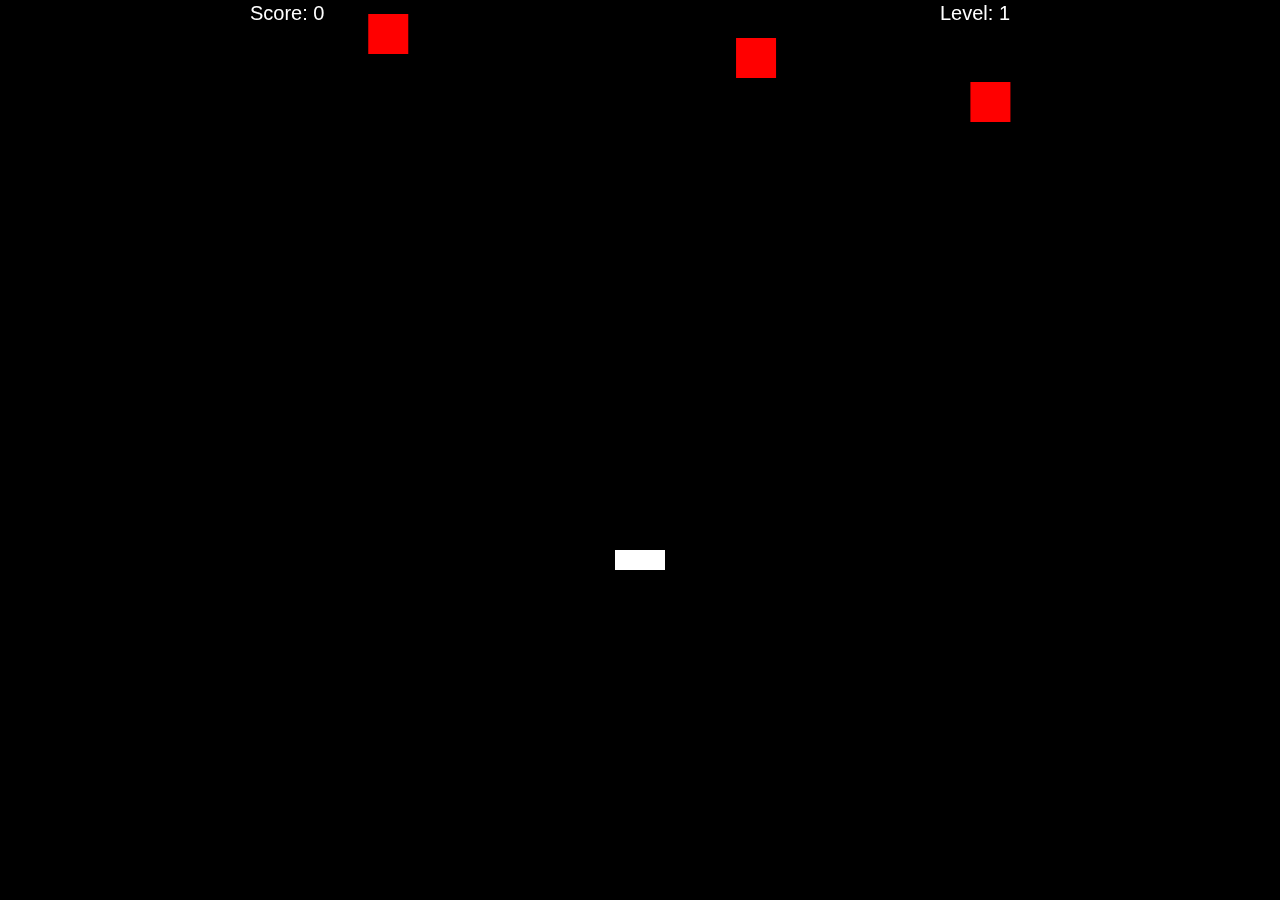
<file: html/aiwebapp.html>
<!DOCTYPE html>
<html lang="en">
<head>
  <meta charset="UTF-8">
  <meta name="viewport" content="width=device-width, initial-scale=1.0">
  <title>Space Shooter</title>
  <style>
    body {
      margin: 0;
      background-color: #000;
      color: #fff;
      font-family: Arial, sans-serif;
      text-align: center;
    }
    canvas {
      display: block;
      margin: 0 auto;
      background: black;
    }
    button {
      margin-top: 20px;
      padding: 10px 20px;
      font-size: 18px;
      border: none;
      background-color: #555;
      color: white;
      cursor: pointer;
      border-radius: 5px;
    }
    button:hover {
      background-color: #777;
    }
  </style>
</head>
<body>
  <canvas id="gameCanvas" width="800" height="600"></canvas>
  <button id="restartButton" style="display: none;">Restart Game</button>
  <script>
    const canvas = document.getElementById('gameCanvas');
    const ctx = canvas.getContext('2d');
    const restartButton = document.getElementById('restartButton');

    // Game variables
    let player, bullets, enemies, isGameOver, score, level, enemySpeed, shootSound, explosionSound;

    function initGame() {
      player = { x: 375, y: 550, width: 50, height: 20 };
      bullets = [];
      enemies = [];
      isGameOver = false;
      score = 0;
      level = 1;
      enemySpeed = 2;

      // Hide restart button
      restartButton.style.display = 'none';

      // Preload sound effects
      shootSound = new Audio('https://freesound.org/data/previews/66/66717_931655-lq.mp3'); // Laser sound
      explosionSound = new Audio('https://freesound.org/data/previews/455/455089_8977430-lq.mp3'); // Explosion sound

      gameLoop();
    }

    // Player controls
    document.addEventListener('keydown', (e) => {
      if (e.code === 'ArrowLeft') player.x -= 15;
      if (e.code === 'ArrowRight') player.x += 15;
      if (e.code === 'Space') shootBullet();
    });

    // Shooting bullets
    function shootBullet() {
      bullets.push({ x: player.x + player.width / 2, y: player.y, width: 5, height: 10 });
      shootSound.currentTime = 0; // Reset sound playback
      shootSound.play();
    }

    // Spawn enemies
    function spawnEnemies() {
      if (Math.random() < 0.05) {
        enemies.push({ x: Math.random() * 750, y: 0, width: 40, height: 40 });
      }
    }

    // Update game state
    function updateGame() {
      if (isGameOver) return;

      // Move bullets
      bullets.forEach((bullet, index) => {
        bullet.y -= 5;
        if (bullet.y < 0) bullets.splice(index, 1);
      });

      // Move enemies
      enemies.forEach((enemy, index) => {
        enemy.y += enemySpeed;
        if (enemy.y > canvas.height) enemies.splice(index, 1);
      });

      // Check collisions
      bullets.forEach((bullet, bIndex) => {
        enemies.forEach((enemy, eIndex) => {
          if (
            bullet.x < enemy.x + enemy.width &&
            bullet.x + bullet.width > enemy.x &&
            bullet.y < enemy.y + enemy.height &&
            bullet.y + bullet.height > enemy.y
          ) {
            bullets.splice(bIndex, 1);
            enemies.splice(eIndex, 1);
            explosionSound.currentTime = 0; // Reset sound playback
            explosionSound.play();
            score += 10;

            // Level up every 100 points
            if (score % 100 === 0) {
              level++;
              enemySpeed += 0.5; // Increase enemy speed with levels
            }
          }
        });
      });

      // Check for game over
      enemies.forEach((enemy) => {
        if (
          enemy.x < player.x + player.width &&
          enemy.x + enemy.width > player.x &&
          enemy.y < player.y + player.height &&
          enemy.y + enemy.height > player.y
        ) {
          isGameOver = true;
        }
      });
    }

    // Draw game
    function drawGame() {
      ctx.clearRect(0, 0, canvas.width, canvas.height);

      // Draw player
      ctx.fillStyle = 'white';
      ctx.fillRect(player.x, player.y, player.width, player.height);

      // Draw bullets
      bullets.forEach((bullet) => {
        ctx.fillStyle = 'yellow';
        ctx.fillRect(bullet.x, bullet.y, bullet.width, bullet.height);
      });

      // Draw enemies
      enemies.forEach((enemy) => {
        ctx.fillStyle = 'red';
        ctx.fillRect(enemy.x, enemy.y, enemy.width, enemy.height);
      });

      // Draw score and level
      ctx.fillStyle = 'white';
      ctx.font = '20px Arial';
      ctx.fillText(`Score: ${score}`, 10, 20);
      ctx.fillText(`Level: ${level}`, 700, 20);

      if (isGameOver) {
        ctx.fillStyle = 'red';
        ctx.font = '40px Arial';
        ctx.fillText('Game Over', canvas.width / 2 - 100, canvas.height / 2);
        restartButton.style.display = 'block';
      }
    }

    // Game loop
    function gameLoop() {
      updateGame();
      drawGame();
      spawnEnemies();
      if (!isGameOver) requestAnimationFrame(gameLoop);
    }

    // Restart game
    restartButton.addEventListener('click', () => {
      initGame();
    });

    // Start the game
    initGame();
  </script>
</body>
</html>
</file>
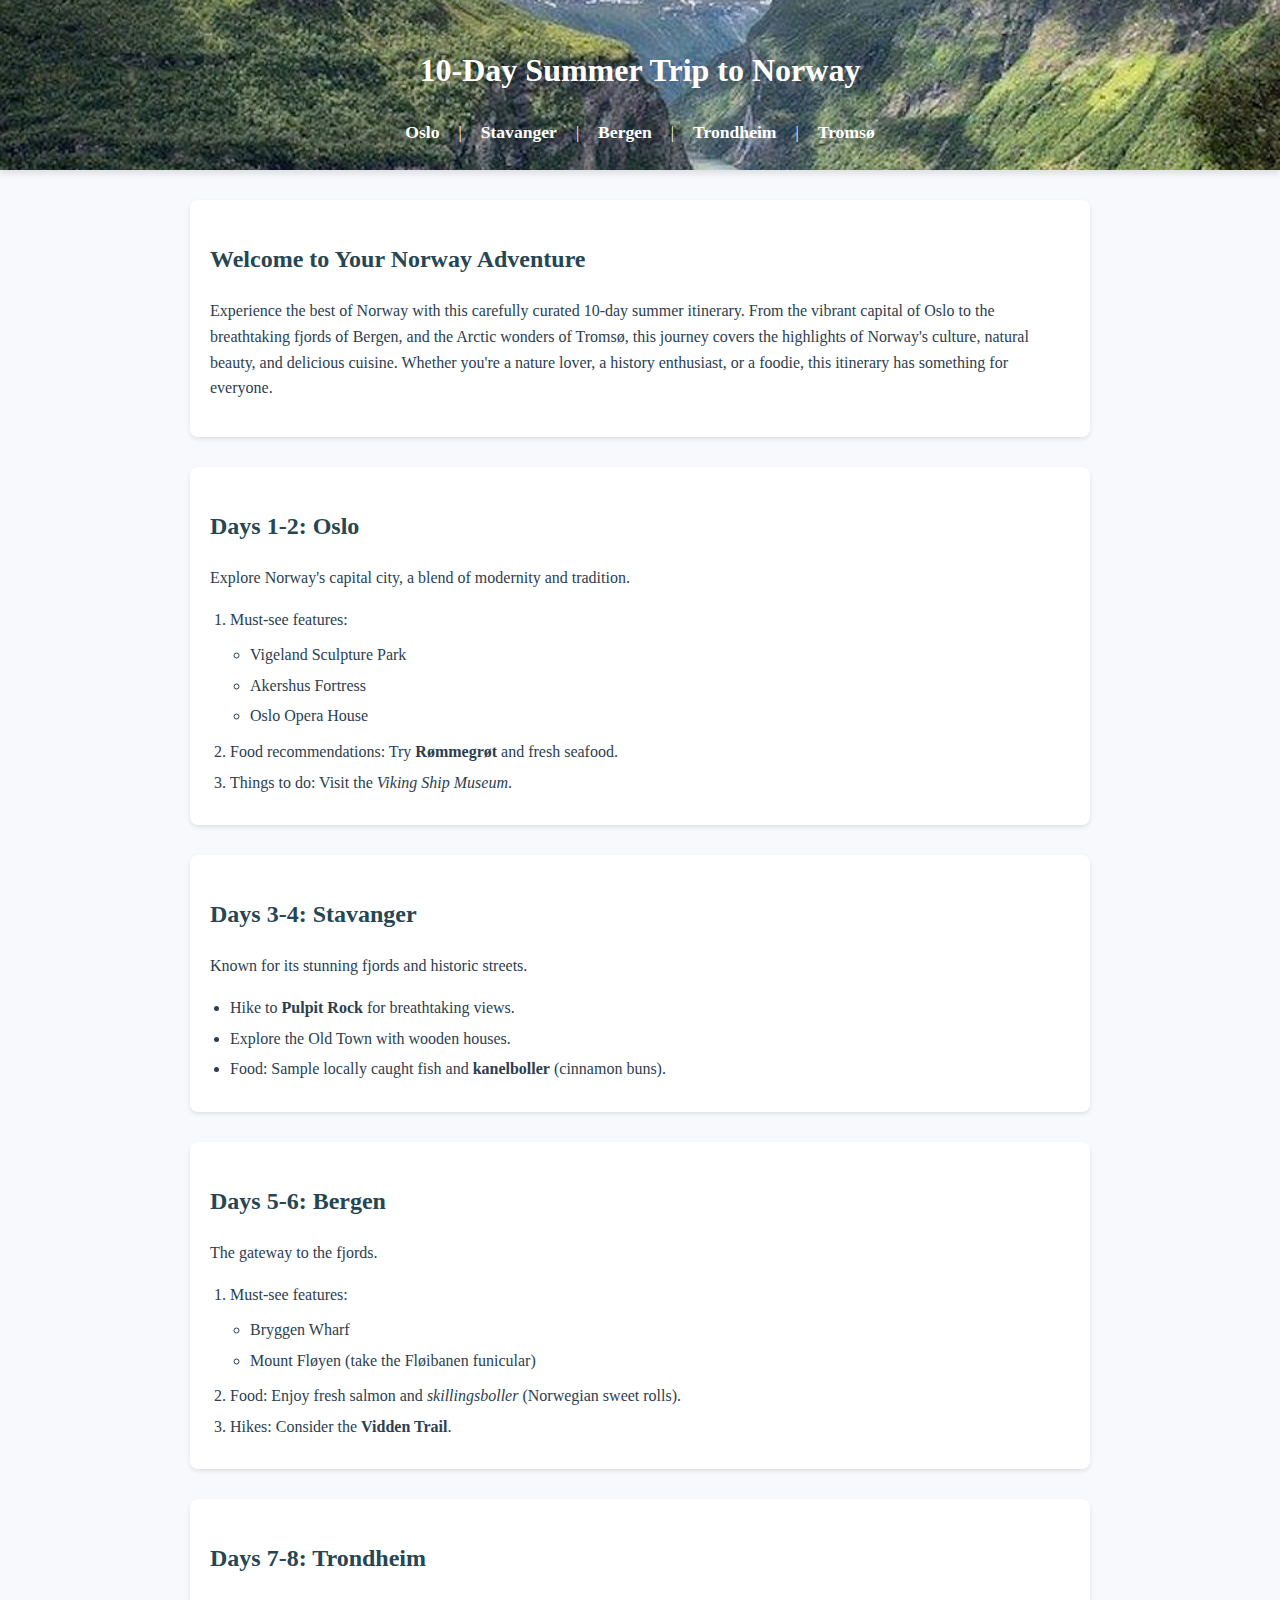
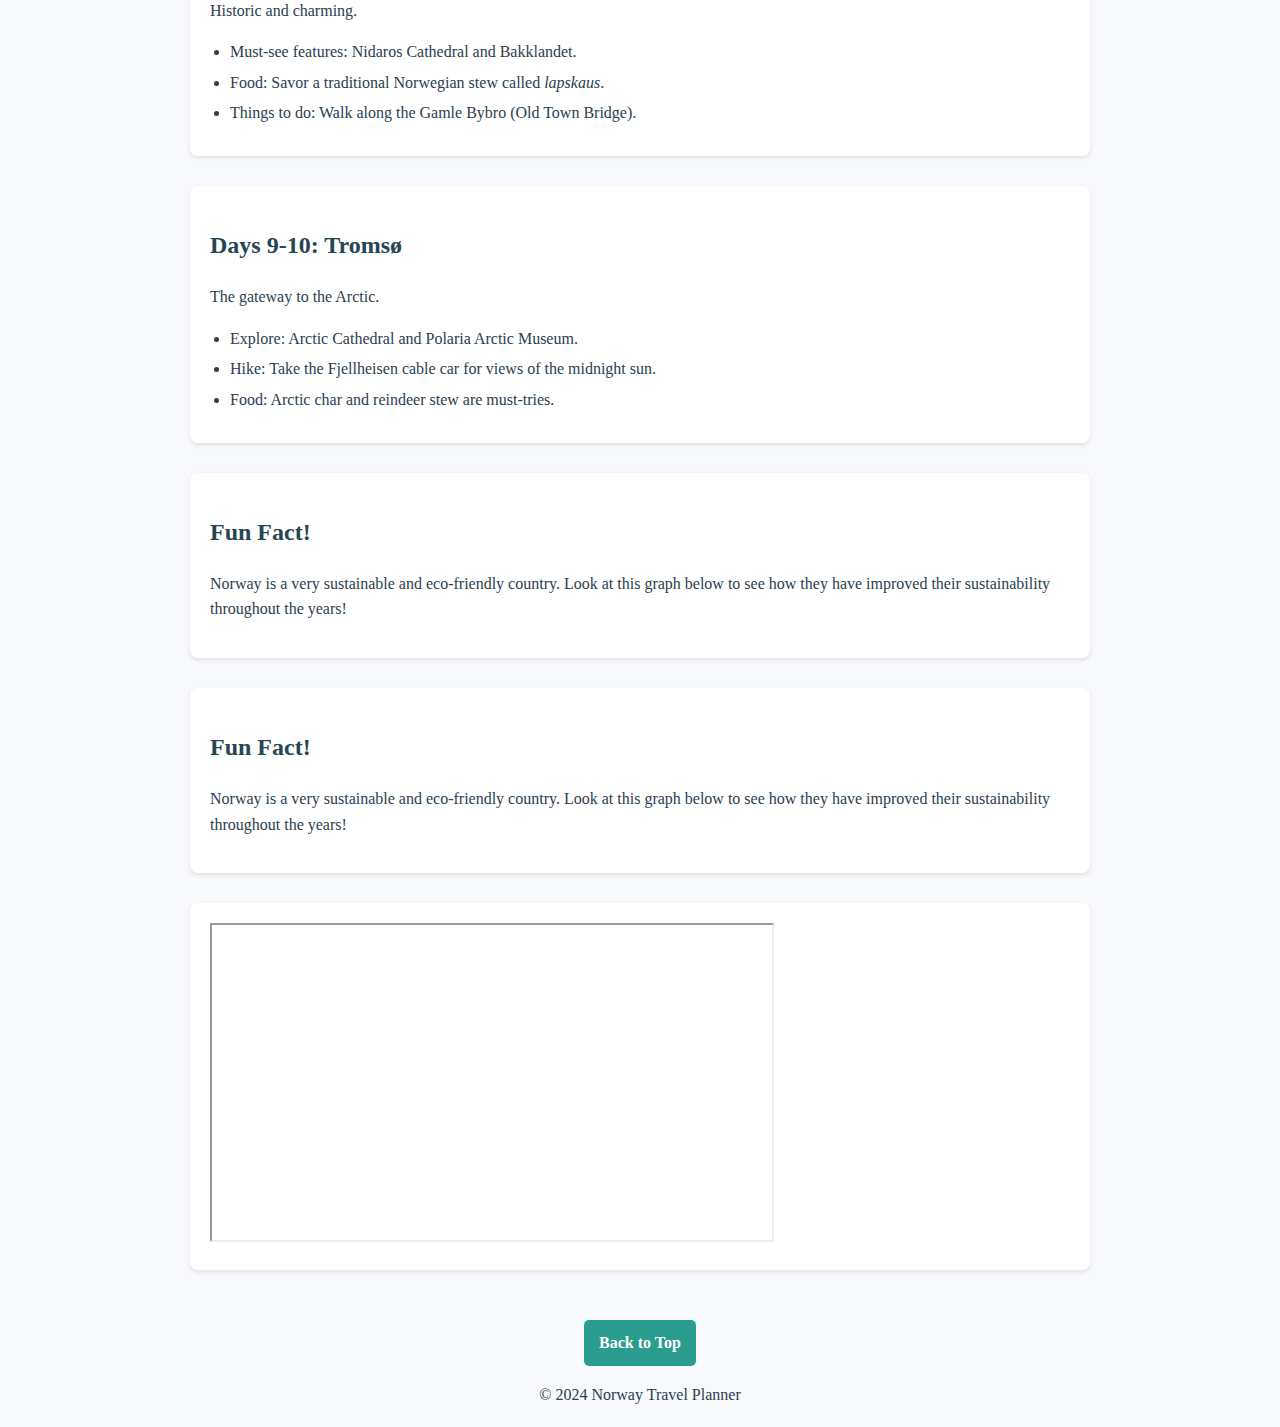
<file: html/scratch.html>
<!DOCTYPE html>
<html lang="en">
<head>
    <meta charset="UTF-8">
    <meta name="viewport" content="width=device-width, initial-scale=1.0">
    <title>10-Day Summer Trip to Norway</title>
    <link rel="stylesheet" href="../css/customstyles.css">
</head>
<body>
    <header>
        <h1 style="color: white;">10-Day Summer Trip to Norway</h1>
        <nav>
            <a href="#oslo">Oslo</a> |
            <a href="#stavanger">Stavanger</a> |
            <a href="#bergen">Bergen</a> |
            <a href="#trondheim">Trondheim</a> |
            <a href="#tromso">Tromsø</a>
        </nav>
    </header>

    <div class="itinerary">
        <section id="introduction">
            <h2>Welcome to Your Norway Adventure</h2>
            <p>
                Experience the best of Norway with this carefully curated 10-day summer itinerary. 
                From the vibrant capital of Oslo to the breathtaking fjords of Bergen, 
                and the Arctic wonders of Tromsø, this journey covers the highlights of Norway's 
                culture, natural beauty, and delicious cuisine. Whether you're a nature lover, a history enthusiast, 
                or a foodie, this itinerary has something for everyone.
            </p>
        </section>

        <section id="oslo">
            <h2>Days 1-2: Oslo</h2>
            <p>Explore Norway's capital city, a blend of modernity and tradition.</p>
            <ol>
                <li>
                    Must-see features:
                    <ul>
                        <li>Vigeland Sculpture Park</li>
                        <li>Akershus Fortress</li>
                        <li>Oslo Opera House</li>
                    </ul>
                </li>
                <li>Food recommendations: Try <strong>Rømmegrøt</strong> and fresh seafood.</li>
                <li>Things to do: Visit the <em>Viking Ship Museum</em>.</li>
            </ol>
        </section>
        
        <section id="stavanger">
            <h2>Days 3-4: Stavanger</h2>
            <p>Known for its stunning fjords and historic streets.</p>
            <ul>
                <li>Hike to <strong>Pulpit Rock</strong> for breathtaking views.</li>
                <li>Explore the Old Town with wooden houses.</li>
                <li>Food: Sample locally caught fish and <strong>kanelboller</strong> (cinnamon buns).</li>
            </ul>
        </section>

        <section id="bergen">
            <h2>Days 5-6: Bergen</h2>
            <p>The gateway to the fjords.</p>
            <ol>
                <li>Must-see features:
                    <ul>
                        <li>Bryggen Wharf</li>
                        <li>Mount Fløyen (take the Fløibanen funicular)</li>
                    </ul>
                </li>
                <li>Food: Enjoy fresh salmon and <em>skillingsboller</em> (Norwegian sweet rolls).</li>
                <li>Hikes: Consider the <strong>Vidden Trail</strong>.</li>
            </ol>
        </section>

        <section id="trondheim">
            <h2>Days 7-8: Trondheim</h2>
            <p>Historic and charming.</p>
            <ul>
                <li>Must-see features: Nidaros Cathedral and Bakklandet.</li>
                <li>Food: Savor a traditional Norwegian stew called <em>lapskaus</em>.</li>
                <li>Things to do: Walk along the Gamle Bybro (Old Town Bridge).</li>
            </ul>
        </section>

        <section id="tromso">
            <h2>Days 9-10: Tromsø</h2>
            <p>The gateway to the Arctic.</p>
            <ul>
                <li>Explore: Arctic Cathedral and Polaria Arctic Museum.</li>
                <li>Hike: Take the Fjellheisen cable car for views of the midnight sun.</li>
                <li>Food: Arctic char and reindeer stew are must-tries.</li>
            </ul>
        </section>

        <section id="tableaugraph1">
            <h2>Fun Fact!</h2>
            <p>Norway is a very sustainable and eco-friendly country. Look at this graph below to see how they have improved their sustainability throughout the years!</p>
            <div class='tableauPlaceholder' id='viz1733610158671' style='position: relative'><noscript><a href='#'><img alt='Norway ' src='https:&#47;&#47;public.tableau.com&#47;static&#47;images&#47;No&#47;NorwayAutomotiveShifttoSustainabilityBack2VizBasics&#47;Norway&#47;1_rss.png' style='border: none' /></a></noscript><object class='tableauViz'  style='display:none;'><param name='host_url' value='https%3A%2F%2Fpublic.tableau.com%2F' /> <param name='embed_code_version' value='3' /> <param name='site_root' value='' /><param name='name' value='NorwayAutomotiveShifttoSustainabilityBack2VizBasics&#47;Norway' /><param name='tabs' value='no' /><param name='toolbar' value='yes' /><param name='static_image' value='https:&#47;&#47;public.tableau.com&#47;static&#47;images&#47;No&#47;NorwayAutomotiveShifttoSustainabilityBack2VizBasics&#47;Norway&#47;1.png' /> <param name='animate_transition' value='yes' /><param name='display_static_image' value='yes' /><param name='display_spinner' value='yes' /><param name='display_overlay' value='yes' /><param name='display_count' value='yes' /><param name='language' value='en-US' /></object></div>                <script type='text/javascript'>                    var divElement = document.getElementById('viz1733610158671');                    var vizElement = divElement.getElementsByTagName('object')[0];                    vizElement.style.width='1366px';vizElement.style.height='852px';                    var scriptElement = document.createElement('script');                    scriptElement.src = 'https://public.tableau.com/javascripts/api/viz_v1.js';                    vizElement.parentNode.insertBefore(scriptElement, vizElement);                </script>
        </section>

        <section id="tableaugraph">
            <h2>Fun Fact!</h2>
            <p>Norway is a very sustainable and eco-friendly country. Look at this graph below to see how they have improved their sustainability throughout the years!</p>
        
            <!-- Tableau Graph Embedding -->
            <div class='tableauPlaceholder' id='viz1733610158671' style='position: relative'>
                <noscript>
                    <a href='#'>
                        <img alt='Norway Sustainability Graph' src='https://public.tableau.com/static/images/No/NorwayAutomotiveShifttoSustainabilityBack2VizBasics/Norway/1_rss.png' style='border: none' />
                    </a>
                </noscript>
                <object class='tableauViz' style='display:none;'>
                    <param name='host_url' value='https%3A%2F%2Fpublic.tableau.com%2F' />
                    <param name='embed_code_version' value='3' />
                    <param name='site_root' value='' />
                    <!-- Correct name for the Tableau visualization -->
                    <param name='name' value='NorwayAutomotiveShifttoSustainabilityBack2VizBasics%2FNorway' />
                    <param name='tabs' value='no' />
                    <param name='toolbar' value='yes' />
                    <param name='static_image' value='https://public.tableau.com/static/images/No/NorwayAutomotiveShifttoSustainabilityBack2VizBasics/Norway/1.png' />
                    <param name='animate_transition' value='yes' />
                    <param name='display_static_image' value='yes' />
                    <param name='display_spinner' value='yes' />
                    <param name='display_overlay' value='yes' />
                    <param name='display_count' value='yes' />
                    <param name='language' value='en-US' />
                </object>
            </div>
        
            <!-- Script to load Tableau graph -->
            <script type='text/javascript'>
                var divElement = document.getElementById('viz1733610158671');
                var vizElement = divElement.getElementsByTagName('object')[0];
                vizElement.style.width = '100%'; /* Set width to 100% for responsiveness */
                vizElement.style.maxWidth = '800px'; /* Limit the max width */
                vizElement.style.height = '500px'; /* Set a fixed height */
                var scriptElement = document.createElement('script');
                scriptElement.src = 'https://public.tableau.com/javascripts/api/viz_v1.js';
                vizElement.parentNode.insertBefore(scriptElement, vizElement);
            </script>
        </section>
        
        <section>
        <iframe width="560" height="315" src="https://www.youtube.com/embed/Bxo2JkiqG_o?si=ALTiPpiEal1r8WwK" title="YouTube video player" frameborder="2" allow="accelerometer; autoplay; clipboard-write; encrypted-media; gyroscope; picture-in-picture; web-share" referrerpolicy="strict-origin-when-cross-origin" allowfullscreen></iframe>
        </section>
    </div>

    <footer>
        <a href="#introduction" class="back-to-top">Back to Top</a>
        <p>© 2024 Norway Travel Planner</p>
    </footer>
</body>
</html>
</file>
<file: css/customstyles.css>
/* General Body Styling */
body {
    font-family: 'Georgia', serif;
    background-color: #f7f9fc;
    margin: 0;
    padding: 0;
    line-height: 1.6;
    color: #2c3e50;
}

/* Header Styling */
header {
    background-color: #2a9d8f;
    color: white;
    text-align: center;
    padding: 1.5em 0;
    box-shadow: 0 4px 6px rgba(0, 0, 0, 0.1);
}

nav a {
    color: white;
    text-decoration: none;
    margin: 0 15px;
    font-weight: bold;
    font-size: 1.1em;
}

/* Itinerary Section Styling */
.itinerary {
    max-width: 900px;
    margin: 30px auto;
    padding: 0 20px;
}

.itinerary section {
    margin-bottom: 30px;
    padding: 20px;
    background: #ffffff;
    border-radius: 8px;
    box-shadow: 0 2px 4px rgba(0, 0, 0, 0.1);
}

/* Heading Styling */
h1, h2 {
    color: #264653;
}

/* List Styling */
ol, ul {
    margin: 10px 0;
    padding-left: 20px;
}

li {
    margin: 5px 0;
}

/* Footer and Back-to-Top Button */
footer {
    text-align: center;
    margin: 20px 0;
}

.back-to-top {
    display: inline-block;
    margin-top: 20px;
    padding: 10px 15px;
    background: #2a9d8f;
    color: white;
    text-decoration: none;
    font-weight: bold;
    border-radius: 5px;
}

.back-to-top:hover {
    background: #264653;
}

.home-button {
    display: inline-block;
    padding: 10px 20px;
    background-color: #2a9d8f;
    color: white;
    text-decoration: none;
    font-size: 1em;
    border-radius: 5px;
    font-weight: bold;
    text-align: center;
    transition: background-color 0.3s ease;
}

.home-button:hover {
    background-color: #264653;
}

header {
    background-image: url('../assets/img/fjord-in-norway.jpg');
    background-size: cover; /* Ensures the image covers the entire header */
    background-position: center; /* Centers the image */
    background-repeat: no-repeat; /* Prevents tiling of the image */
    color: white; /* Text color for contrast */
    text-align: center;
    padding: 1.5em 0;
    box-shadow: 0 4px 6px rgba(0, 0, 0, 0.1);
}
</file>
